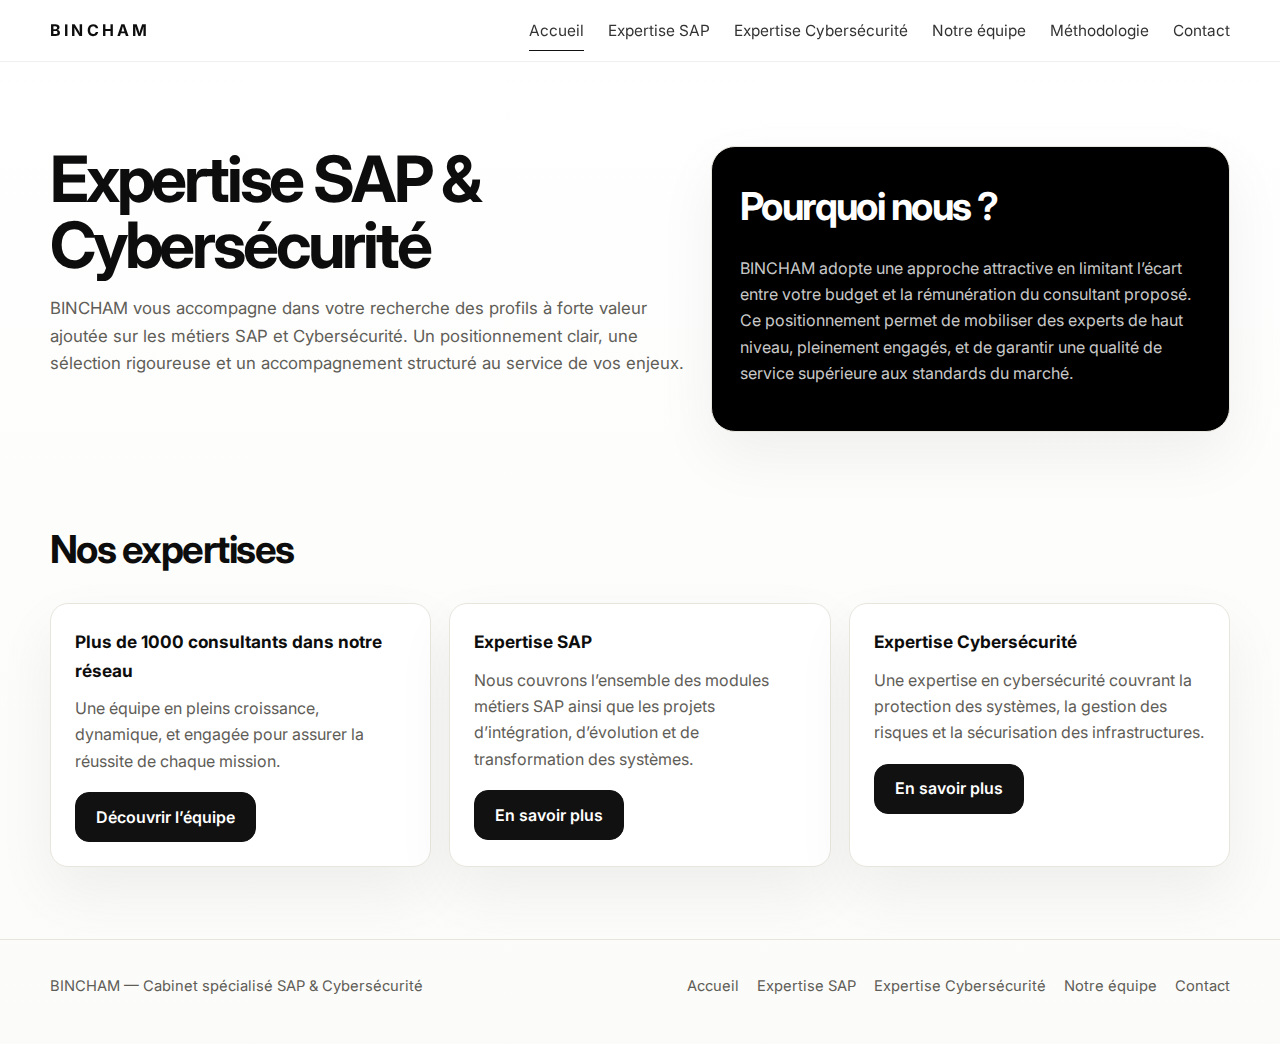
<file: index.html>
<!doctype html>
<html lang="fr">
<head>
  <meta charset="utf-8">
  <meta name="viewport" content="width=device-width, initial-scale=1">
  <title>BINCHAM — Cabinet spécialisé SAP & Cybersécurité</title>
  <meta name="description" content="BINCHAM accompagne les entreprises sur leurs besoins en expertise SAP, cybersécurité et intelligence artificielle avec une approche structurée, sélective et confidentielle.">
  <link rel="icon" href="favicon.ico">
  <link rel="preconnect" href="https://fonts.googleapis.com">
  <link rel="preconnect" href="https://fonts.gstatic.com" crossorigin>
  <link href="https://fonts.googleapis.com/css2?family=Inter:wght@400;500;600;700;800&display=swap" rel="stylesheet">
  <link rel="stylesheet" href="assets/styles.css">
</head>
<body>
  <header class="nav">
    <div class="wrap nav-inner">
      <a class="brand" href="index.html">

        <div class="brand-text">
          <strong>BINCHAM</strong>
       
        </div>
      </a>


		
		
<button class="menu-toggle" aria-label="Ouvrir le menu">☰</button>




      <nav class="menu">
        <a class="active" href="index.html">Accueil</a>
        <a href="expertise-sap.html">Expertise SAP</a>
        <a href="expertise-cybersecurite.html">Expertise Cybersécurité</a>
        <a href="equipe.html">Notre équipe</a>
        <a href="methodologie.html">Méthodologie</a>
        <a href="contact.html">Contact</a>
      </nav>
    </div>
  </header>

  <main>
    <section class="hero">
      <div class="wrap hero-grid">
        <div>
       
          <h1>Expertise SAP & Cybersécurité</h1>
	
	
		  
		  
          <p class="lead">BINCHAM vous accompagne dans votre recherche des profils à forte valeur ajoutée sur les métiers SAP et Cybersécurité. Un positionnement clair, une sélection rigoureuse et un accompagnement structuré au service de vos enjeux.</p>
         
        
        </div>




		
        <aside class="panel panel-why">
		  <h2>Pourquoi nous ?</h2>
         
          <p>BINCHAM adopte une approche attractive en limitant l’écart entre votre budget et la rémunération du consultant proposé.
Ce positionnement permet de mobiliser des experts de haut niveau, pleinement engagés, et de garantir une qualité de service supérieure aux standards du marché.</p>
         
       
        </aside>
      </div>
    </section>

    <section class="section">
      <div class="wrap">
        <div class="section-head">
          <h2>Nos expertises</h2>
         
        </div>
        <div class="page-links">

        <article class="intro-card">
            <h3>Plus de 1000 consultants dans notre réseau</h3>
            <p>Une équipe en pleins croissance, dynamique, et engagée pour assurer la réussite de chaque mission.</p>
            <div class="hero-actions" style="margin-top:18px;margin-bottom:0"><a class="btn btn-primary" href="equipe.html">Découvrir l’équipe</a></div>
          </article>
			
          <article class="intro-card">
            <h3>Expertise SAP</h3>
            <p>Nous couvrons l’ensemble des modules métiers SAP ainsi que les projets d’intégration, d’évolution et de transformation des systèmes.</p>
            <div class="hero-actions" style="margin-top:18px;margin-bottom:0"><a class="btn btn-primary" href="expertise-sap.html">En savoir plus</a></div>
          </article>
          <article class="intro-card">
            <h3>Expertise Cybersécurité</h3>
            <p>Une expertise en cybersécurité couvrant la protection des systèmes, la gestion des risques et la sécurisation des infrastructures.</p>
            <div class="hero-actions" style="margin-top:18px;margin-bottom:0"><a class="btn btn-primary" href="expertise-cybersecurite.html">En savoir plus</a></div>
          </article>
			
  
			
        </div>
      </div>
    </section>


  </main>

  <footer class="footer">
    <div class="wrap footer-grid">
      <div>BINCHAM — Cabinet spécialisé SAP & Cybersécurité </div>
      <div class="small-nav">
        <a href="index.html">Accueil</a>
        <a href="expertise-sap.html">Expertise SAP</a>
        <a href="expertise-cybersecurite.html">Expertise Cybersécurité</a>
        <a href="equipe.html">Notre équipe</a>
        <a href="contact.html">Contact</a>
      </div>
    </div>
  </footer>
</body>
</html>
</file>
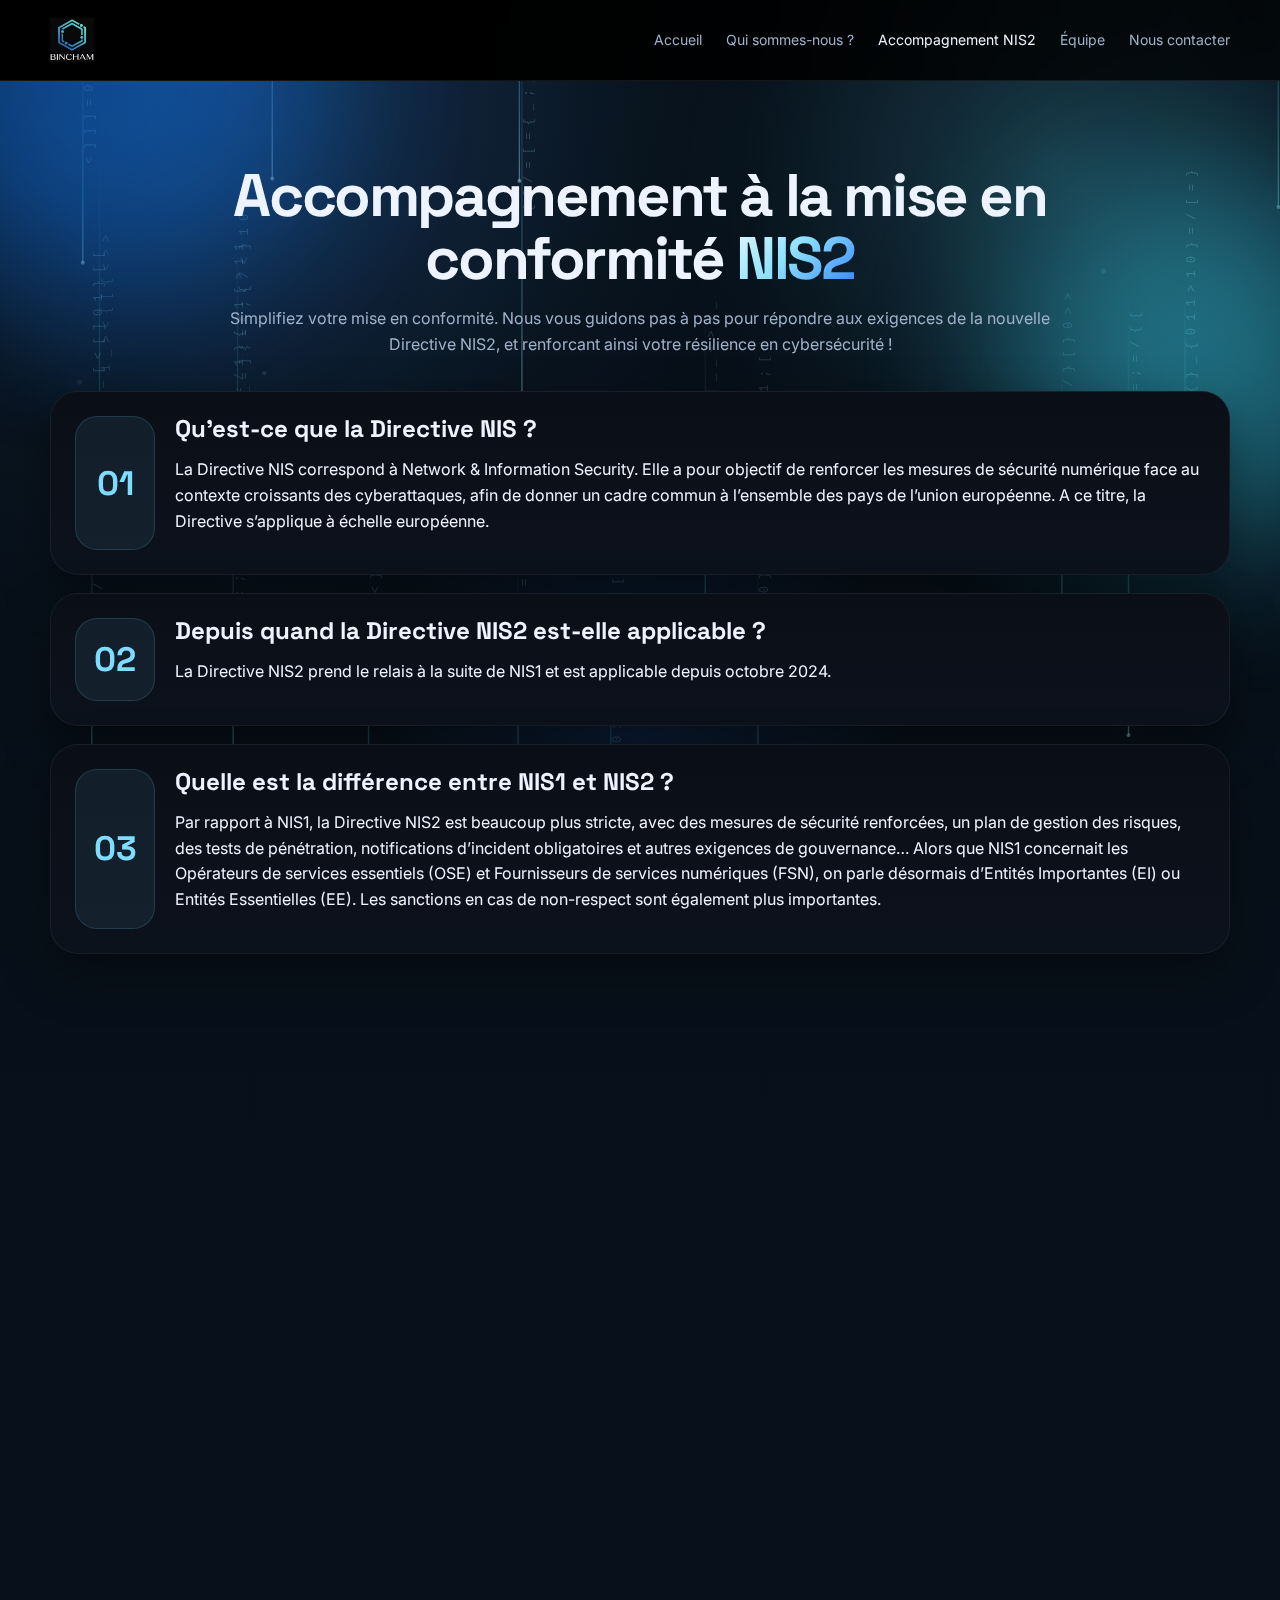
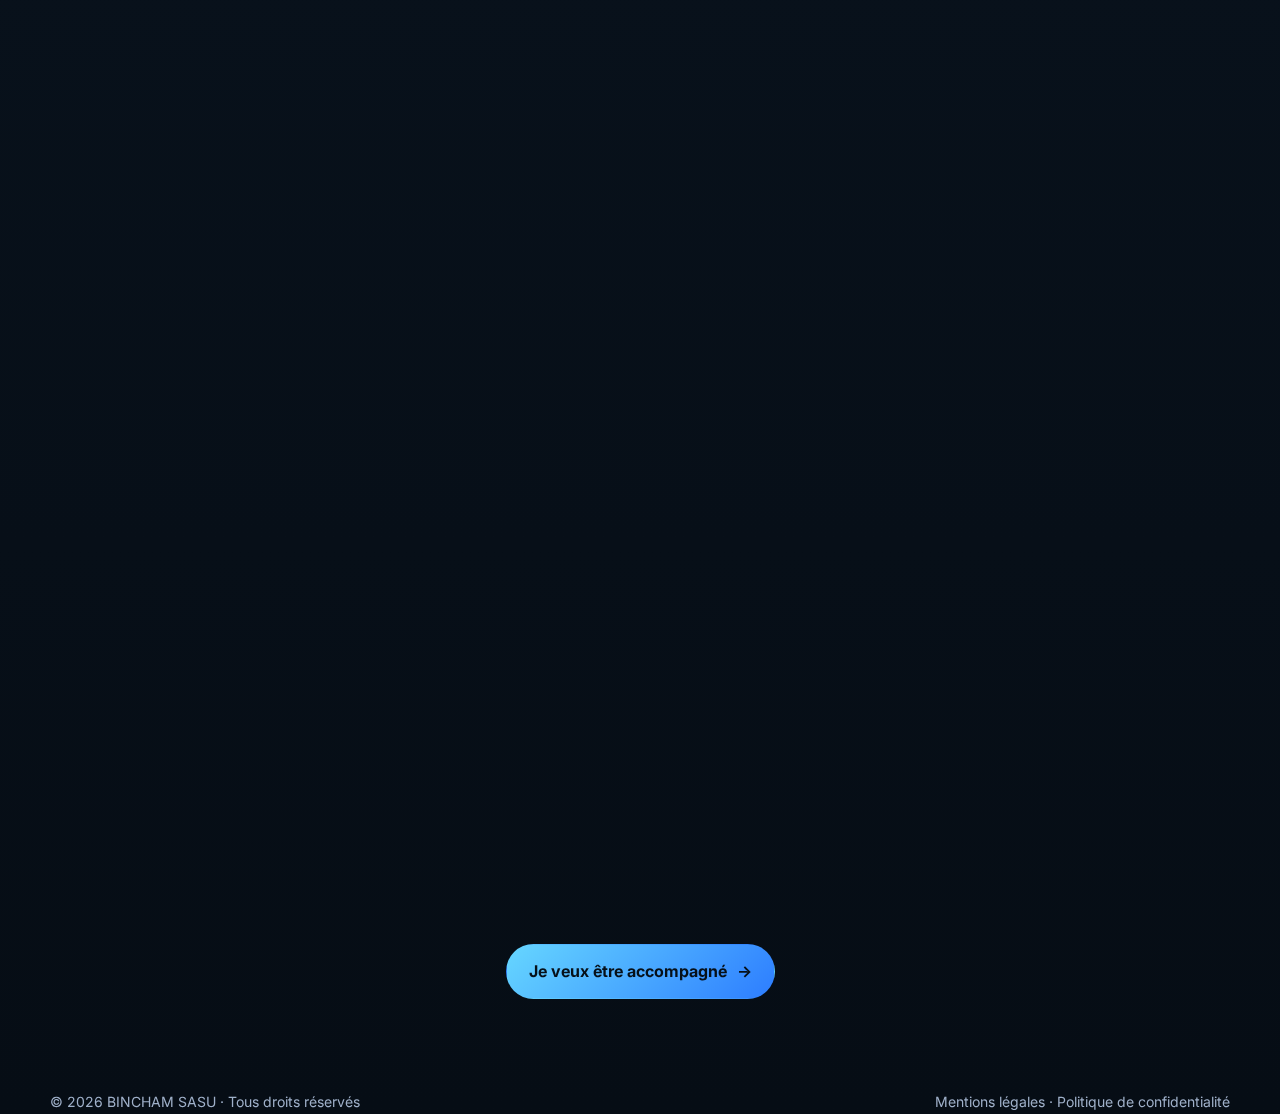
<file: accompagnement-nis2.html>
<!DOCTYPE html>
<html lang="fr">
<head>
  <meta charset="UTF-8">
  <meta name="viewport" content="width=device-width, initial-scale=1.0">
  <title>Accompagnement NIS2 — BINCHAM</title>
  <meta name="description" content="BINCHAM accompagne les PME et ETI dans leur mise en conformité NIS2 : diagnostic, plan d'action, déploiement et audit.">
  <link rel="preconnect" href="https://fonts.googleapis.com">
  <link rel="preconnect" href="https://fonts.gstatic.com" crossorigin>
  <link href="https://fonts.googleapis.com/css2?family=Inter:wght@400;500;600;700&family=Space+Grotesk:wght@500;600;700;800&display=swap" rel="stylesheet">
  <link rel="stylesheet" href="BINCHAM-assets/styles.css">
  <link rel="icon" href="BINCHAM-assets/favicon.svg" type="image/svg+xml">
</head>
<body>
  <div class="bg-lights"></div>

  <header class="nav">
    <div class="wrap nav-inner">
      <a class="brand" href="index.html"><img src="BINCHAM-assets/bincham.png" alt="BINCHAM"></a>
      <nav class="menu" aria-label="Principale">
        <a href="index.html">Accueil</a>
        <a href="qui-sommes-nous.html">Qui sommes-nous ?</a>
        <a href="accompagnement-nis2.html" class="active">Accompagnement NIS2</a>

        <a href="equipe.html">Équipe</a>
                <a href="contact.html" >Nous contacter</a>
      </nav>
      <button class="burger" aria-label="Menu" type="button"><span></span><span></span><span></span></button>
    </div>
  </header>

  <div class="mobile-menu" aria-hidden="true">
    <div class="mobile-menu-inner">
      <a href="index.html">Accueil</a>
	        <a href="qui-sommes-nous.html">Qui sommes-nous ?</a>
      <a href="accompagnement-nis2.html">Accompagnement NIS2</a>

      <a href="equipe.html">Équipe</a>
            <a href="contact.html" >Nous contacter</a>
    </div>
  </div>





  <main>


    <section>
      <div class="wrap">
        <div class="section-title">
      
          <h1>Accompagnement à la mise en conformité <span class="gradient">NIS2</span></h1>
          <p>Simplifiez votre mise en conformité. Nous vous guidons pas à pas pour répondre aux exigences de la nouvelle Directive NIS2, et renforcant ainsi votre résilience en cybersécurité ! </p>
        </div>

        <div class="stepper">
          <div class="step">
            <div class="step-num">01</div>
            <div>
              <h3>Qu’est-ce que la Directive NIS ?</h3>
              <p>La Directive NIS correspond à Network & Information Security.
Elle a pour objectif de renforcer les mesures de sécurité numérique face au contexte croissants des cyberattaques, afin de donner un cadre commun à l’ensemble des pays de l’union européenne. A ce titre, la Directive s’applique à échelle européenne.</p>
            </div>
          </div>

          <div class="step">
            <div class="step-num">02</div>
            <div>
              <h3>Depuis quand la Directive NIS2 est-elle applicable ?</h3>
              <p>La Directive NIS2 prend le relais à la suite de NIS1 et est applicable depuis octobre 2024.</p>
            </div>
          </div>

          <div class="step">
            <div class="step-num">03</div>
            <div>
              <h3>Quelle est la différence entre NIS1 et NIS2 ?</h3>
              <p>Par rapport à NIS1, la Directive NIS2 est beaucoup plus stricte, avec des mesures de sécurité renforcées, un plan de gestion des risques, des tests de pénétration, notifications d’incident obligatoires et autres exigences de gouvernance…

Alors que NIS1 concernait les Opérateurs de services essentiels (OSE) et Fournisseurs de services numériques (FSN), on parle désormais d’Entités Importantes (EI) ou Entités Essentielles (EE).

Les sanctions en cas de non-respect sont également plus importantes. </p>
            </div>
          </div>

          <div class="step">
            <div class="step-num">04</div>
            <div>
              <h3>Quelles organisations sont concernées par NIS2 ?</h3>
              <p>NIS 2 s’applique aux entités considérées comme essentielles (EE) et importantes (EI). Elle concerne donc des milliers d’entreprises et organisations ainsi que leurs sous-traitants.

Voici la liste des secteurs d’activité concernés :<br><br>

→ Établissement de santé<br>
→ Administration publique<br>
→ Banque<br>
→ Transport et spatial<br>
→ Energie<br>
→ Approvisionnement en eau potable et usée<br>
→ Infrastructure numérique<br>
→ Gestion des déchets<br>
→ Industrie & chimie<br>
→ Agroalimentaire<br>
→ Télécommunication et plateforme de réseaux sociaux<br>
→ Fournisseurs de services numériques<br>
→ Services postaux<br><br>
Parmi ces différents secteurs, seules sont concernées les organisations ayant un effectif > 50 collaborateurs et/ou un chiffre d’affaires > 10 millions d’euros annuel.<br>
<br>
Quelques exceptions : prestataires de services de confiance, fournisseurs de service DNS, registres de noms de domaine de 1er niveau, fournisseurs de réseaux et télécommunication électroniques publiques ou accessibles au public, administration publique.</p>
            </div>
          </div>
		  
		  
		            <div class="step">
            <div class="step-num">05</div>
            <div>
              <h3>Comment être prêt pour NIS2 ?</h3>
              <p>
			  1. Former l’ensemble du comité exécutif afin de responsabiliser l’équipe de direction

2. Identifier l’ensemble de vos risques numériques<br>

3. Mettre en oeuvre un plan de gestion de ces risques<br>

4. Intégrer la chaîne d’approvisionnement dans votre plan de prévention<br>

5. Mettre en place des procédures précises pour être prêt en cas d’attaques</p>
            </div>
          </div>
		  
		


		            <div class="step">
            <div class="step-num">06</div>
            <div>
              <h3>Quelles sont les 3 phases de mise en conformité à l'analyse de risque ?</h3>
              <p>
			  
			  Phase 1 : Cadrage, État des lieux & Analyse de risque

Cadrage et état de lieux, appréhension du contexte, du périmètre, des objectifs et des acteurs relatifs à la mise en œuvre du SMSI.

Etablissement d'un diagnostic de maturité du corpus documentaire à disposition ainsi qu'une analyse de risque.<br><br>

Phase 2 : Mise à niveau documentaire

Identification et amélioration de la documentation jugée "non satisfaisante", étape dite de "build".

Correction, complétion et précision de la documentation pour répondre aux exigences de la réglementation NIS2.<br><br>

Phase 3 : mise en œuvre (run) du SMSI et audit (si besoin)

Mise en œuvre de la réglementation, étape dite de « run » et réalisation d'un audit à blanc, à la demande du client.

Contrôle des points suivants :<br>

• La directive est appliquée et répond à toutes les exigences réglementaires.<br>

• Les procédures sont adoptées par les équipes et adaptées à la réalité du terrain (corrélation avec le contexte et le périmètre).<br>

• L'amélioration continue de la cybersécurité est effective.<br>

• Il produit les éléments de preuve attendus par la réglementation NIS2.
			  
		  
			  
 </p>
		  
			  
			  

            </div>
          </div>




			  
			  		            <div class="step">
            <div class="step-num">07</div>
            <div>
              <h3>Quelles sont les sanctions en cas de non-respect de NIS2 ?</h3>
              <p>
			  Pour les entités essentielles (EE) : 10 millions d’euros ou 2% du CA.<br>

Pour les entités importantes (EI) : 7 millions d’euros ou 1,4% du CA.</p>
            </div>
          </div>
		
		  
		  
		  
		  
		  
        </div>

        <div class="text-center mt-40">
          <a href="contact.html" class="btn btn-primary btn-arrow">Je veux être accompagné</a>
        </div>
      </div>
    </section>
  </main>
  
  

  <footer>
    <div class="wrap">
      <div class="footer-bottom">
        <div>© 2026 BINCHAM SASU · Tous droits réservés</div>
        <div><a href="#">Mentions légales</a> · <a href="#">Politique de confidentialité</a></div>
      </div>
    </div>
  </footer>

  <script src="BINCHAM-assets/script.js"></script>
</body>
</html>
</file>
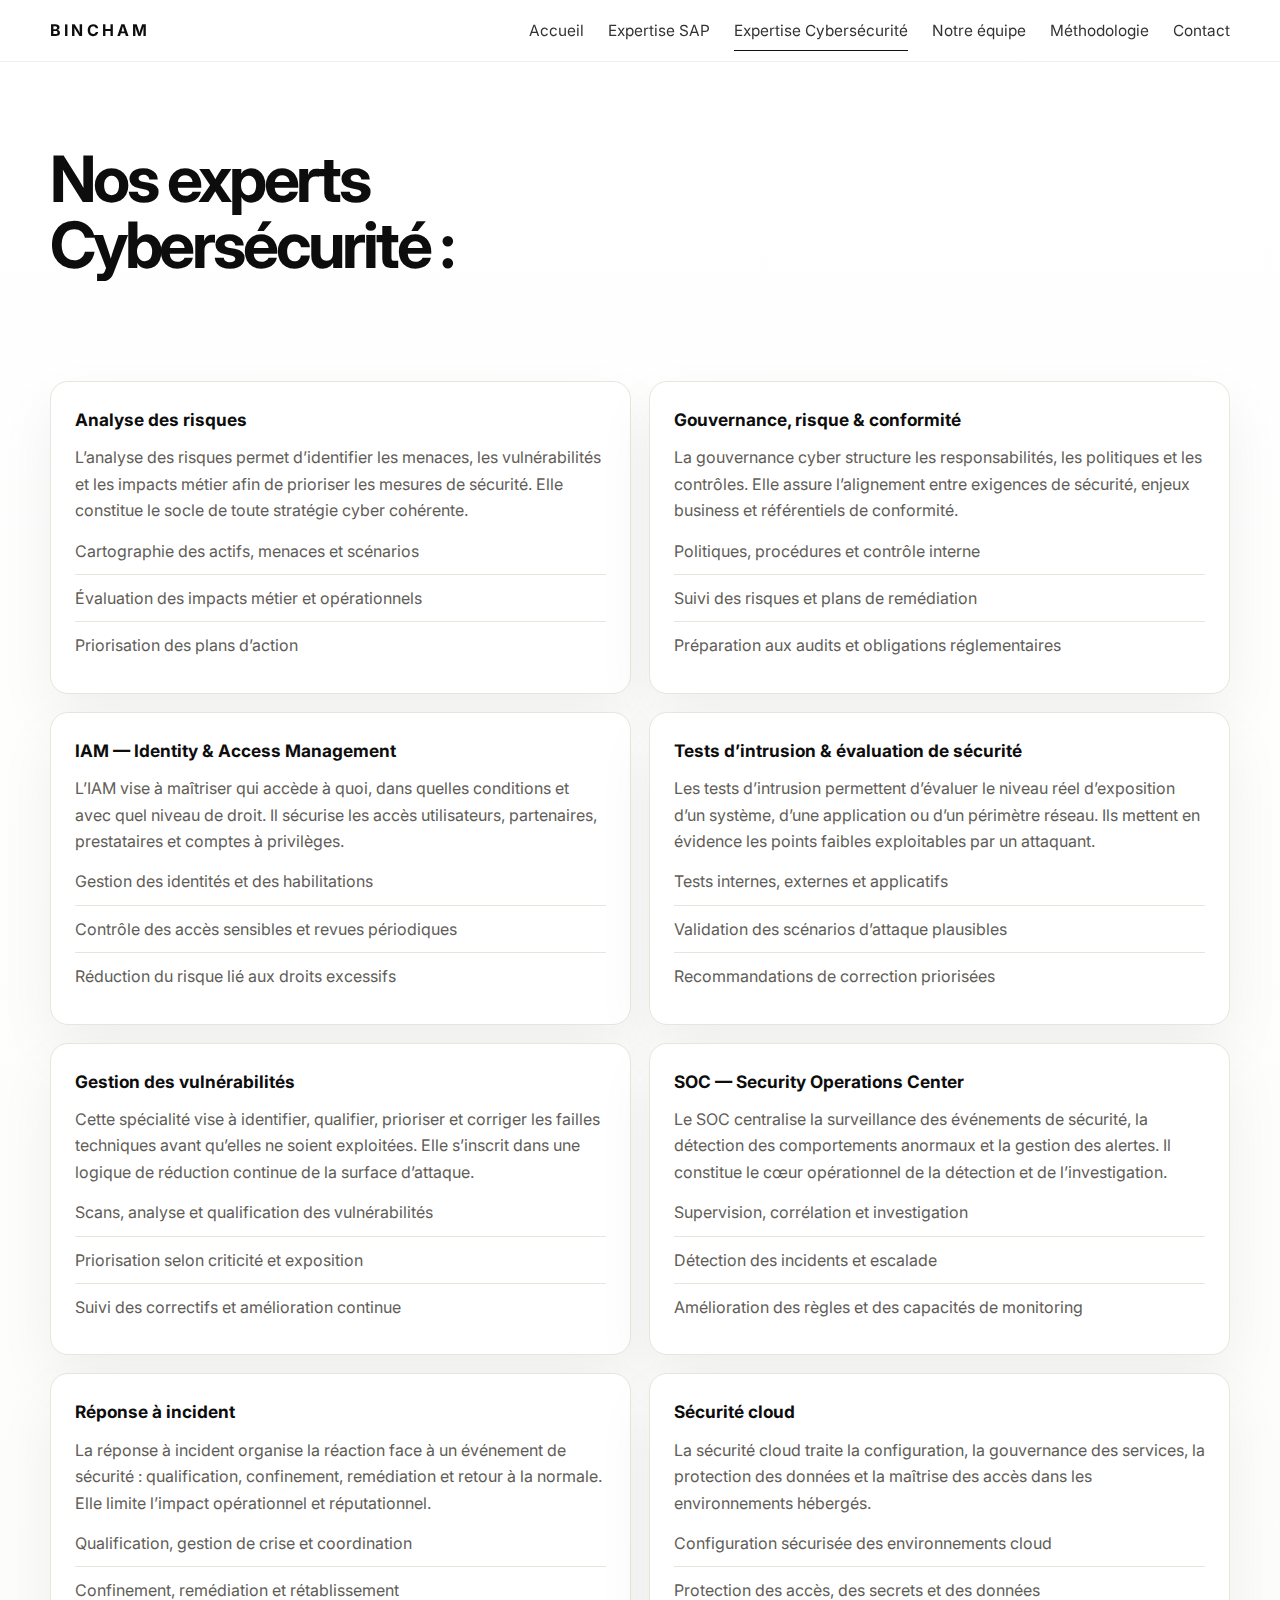
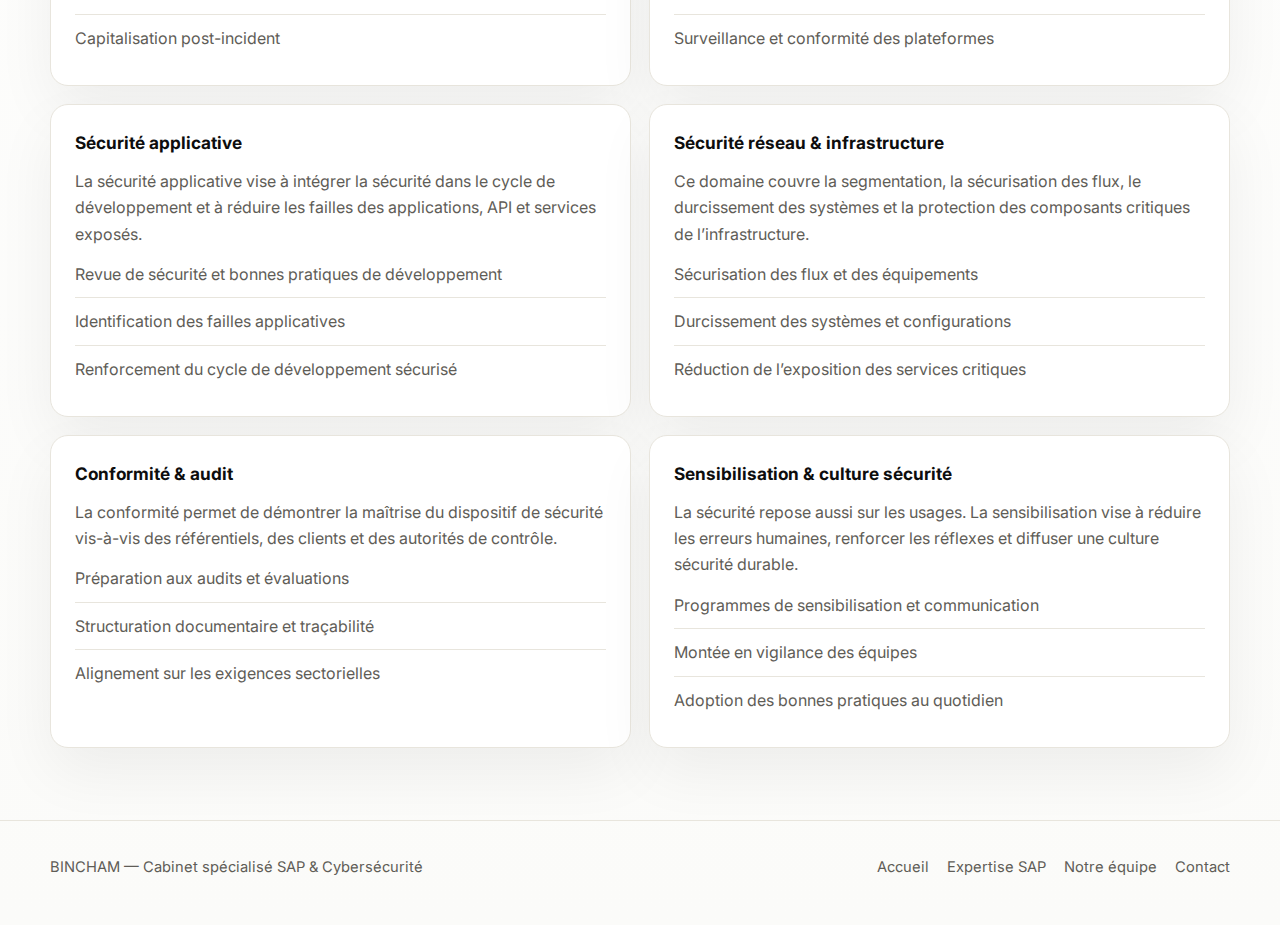
<file: expertise-cybersecurite.html>
<!doctype html>
<html lang="fr">
<head>
  <meta charset="utf-8">
  <meta name="viewport" content="width=device-width, initial-scale=1">
  <title>Expertise Cybersécurité — BINCHAM</title>
  <meta name="description" content="BINCHAM présente son expertise cybersécurité : analyse des risques, gouvernance, IAM, SOC, tests, vulnérabilités, sécurité cloud, conformité et réponse à incident.">
  <link rel="icon" href="favicon.ico">
  <link rel="preconnect" href="https://fonts.googleapis.com">
  <link rel="preconnect" href="https://fonts.gstatic.com" crossorigin>
  <link href="https://fonts.googleapis.com/css2?family=Inter:wght@400;500;600;700;800&display=swap" rel="stylesheet">
  <link rel="stylesheet" href="assets/styles.css">
</head>
<body>
  <header class="nav">
    <div class="wrap nav-inner">
      <a class="brand" href="index.html">
     
        <div class="brand-text"><strong>BINCHAM</strong></div>
      </a>
      <nav class="menu">
        <a href="index.html">Accueil</a>
        <a href="expertise-sap.html">Expertise SAP</a>
        <a class="active" href="expertise-cybersecurite.html">Expertise Cybersécurité</a>
        <a href="equipe.html">Notre équipe</a>
        <a href="methodologie.html">Méthodologie</a>
        <a href="contact.html">Contact</a>
      </nav>
    </div>
  </header>

  <main>
    <section class="hero">
      <div class="wrap">
   
        <h1>Nos experts Cybersécurité :</h1>
      
      </div>
    </section>




    <section class="section">
      <div class="wrap detail-grid">
        <article class="detail-card">
          <h3>Analyse des risques</h3>
          <p>L’analyse des risques permet d’identifier les menaces, les vulnérabilités et les impacts métier afin de prioriser les mesures de sécurité. Elle constitue le socle de toute stratégie cyber cohérente.</p>
          <ul>
            <li>Cartographie des actifs, menaces et scénarios</li>
            <li>Évaluation des impacts métier et opérationnels</li>
            <li>Priorisation des plans d’action</li>
          </ul>
        </article>

        <article class="detail-card">
          <h3>Gouvernance, risque & conformité</h3>
          <p>La gouvernance cyber structure les responsabilités, les politiques et les contrôles. Elle assure l’alignement entre exigences de sécurité, enjeux business et référentiels de conformité.</p>
          <ul>
            <li>Politiques, procédures et contrôle interne</li>
            <li>Suivi des risques et plans de remédiation</li>
            <li>Préparation aux audits et obligations réglementaires</li>
          </ul>
        </article>

        <article class="detail-card">
          <h3>IAM — Identity & Access Management</h3>
          <p>L’IAM vise à maîtriser qui accède à quoi, dans quelles conditions et avec quel niveau de droit. Il sécurise les accès utilisateurs, partenaires, prestataires et comptes à privilèges.</p>
          <ul>
            <li>Gestion des identités et des habilitations</li>
            <li>Contrôle des accès sensibles et revues périodiques</li>
            <li>Réduction du risque lié aux droits excessifs</li>
          </ul>
        </article>

        <article class="detail-card">
          <h3>Tests d’intrusion & évaluation de sécurité</h3>
          <p>Les tests d’intrusion permettent d’évaluer le niveau réel d’exposition d’un système, d’une application ou d’un périmètre réseau. Ils mettent en évidence les points faibles exploitables par un attaquant.</p>
          <ul>
            <li>Tests internes, externes et applicatifs</li>
            <li>Validation des scénarios d’attaque plausibles</li>
            <li>Recommandations de correction priorisées</li>
          </ul>
        </article>

        <article class="detail-card">
          <h3>Gestion des vulnérabilités</h3>
          <p>Cette spécialité vise à identifier, qualifier, prioriser et corriger les failles techniques avant qu’elles ne soient exploitées. Elle s’inscrit dans une logique de réduction continue de la surface d’attaque.</p>
          <ul>
            <li>Scans, analyse et qualification des vulnérabilités</li>
            <li>Priorisation selon criticité et exposition</li>
            <li>Suivi des correctifs et amélioration continue</li>
          </ul>
        </article>

        <article class="detail-card">
          <h3>SOC — Security Operations Center</h3>
          <p>Le SOC centralise la surveillance des événements de sécurité, la détection des comportements anormaux et la gestion des alertes. Il constitue le cœur opérationnel de la détection et de l’investigation.</p>
          <ul>
            <li>Supervision, corrélation et investigation</li>
            <li>Détection des incidents et escalade</li>
            <li>Amélioration des règles et des capacités de monitoring</li>
          </ul>
        </article>

        <article class="detail-card">
          <h3>Réponse à incident</h3>
          <p>La réponse à incident organise la réaction face à un événement de sécurité : qualification, confinement, remédiation et retour à la normale. Elle limite l’impact opérationnel et réputationnel.</p>
          <ul>
            <li>Qualification, gestion de crise et coordination</li>
            <li>Confinement, remédiation et rétablissement</li>
            <li>Capitalisation post-incident</li>
          </ul>
        </article>

        <article class="detail-card">
          <h3>Sécurité cloud</h3>
          <p>La sécurité cloud traite la configuration, la gouvernance des services, la protection des données et la maîtrise des accès dans les environnements hébergés.</p>
          <ul>
            <li>Configuration sécurisée des environnements cloud</li>
            <li>Protection des accès, des secrets et des données</li>
            <li>Surveillance et conformité des plateformes</li>
          </ul>
        </article>

        <article class="detail-card">
          <h3>Sécurité applicative</h3>
          <p>La sécurité applicative vise à intégrer la sécurité dans le cycle de développement et à réduire les failles des applications, API et services exposés.</p>
          <ul>
            <li>Revue de sécurité et bonnes pratiques de développement</li>
            <li>Identification des failles applicatives</li>
            <li>Renforcement du cycle de développement sécurisé</li>
          </ul>
        </article>

        <article class="detail-card">
          <h3>Sécurité réseau & infrastructure</h3>
          <p>Ce domaine couvre la segmentation, la sécurisation des flux, le durcissement des systèmes et la protection des composants critiques de l’infrastructure.</p>
          <ul>
            <li>Sécurisation des flux et des équipements</li>
            <li>Durcissement des systèmes et configurations</li>
            <li>Réduction de l’exposition des services critiques</li>
          </ul>
        </article>

        <article class="detail-card">
          <h3>Conformité & audit</h3>
          <p>La conformité permet de démontrer la maîtrise du dispositif de sécurité vis-à-vis des référentiels, des clients et des autorités de contrôle.</p>
          <ul>
            <li>Préparation aux audits et évaluations</li>
            <li>Structuration documentaire et traçabilité</li>
            <li>Alignement sur les exigences sectorielles</li>
          </ul>
        </article>

        <article class="detail-card">
          <h3>Sensibilisation & culture sécurité</h3>
          <p>La sécurité repose aussi sur les usages. La sensibilisation vise à réduire les erreurs humaines, renforcer les réflexes et diffuser une culture sécurité durable.</p>
          <ul>
            <li>Programmes de sensibilisation et communication</li>
            <li>Montée en vigilance des équipes</li>
            <li>Adoption des bonnes pratiques au quotidien</li>
          </ul>
        </article>
      </div>
    </section>

   
  </main>

  <footer class="footer">
    <div class="wrap footer-grid">
      <div>BINCHAM — Cabinet spécialisé SAP & Cybersécurité </div>
      <div class="small-nav"><a href="index.html">Accueil</a><a href="expertise-sap.html">Expertise SAP</a><a href="equipe.html">Notre équipe</a><a href="contact.html">Contact</a></div>
    </div>
  </footer>
</body>
</html>
</file>
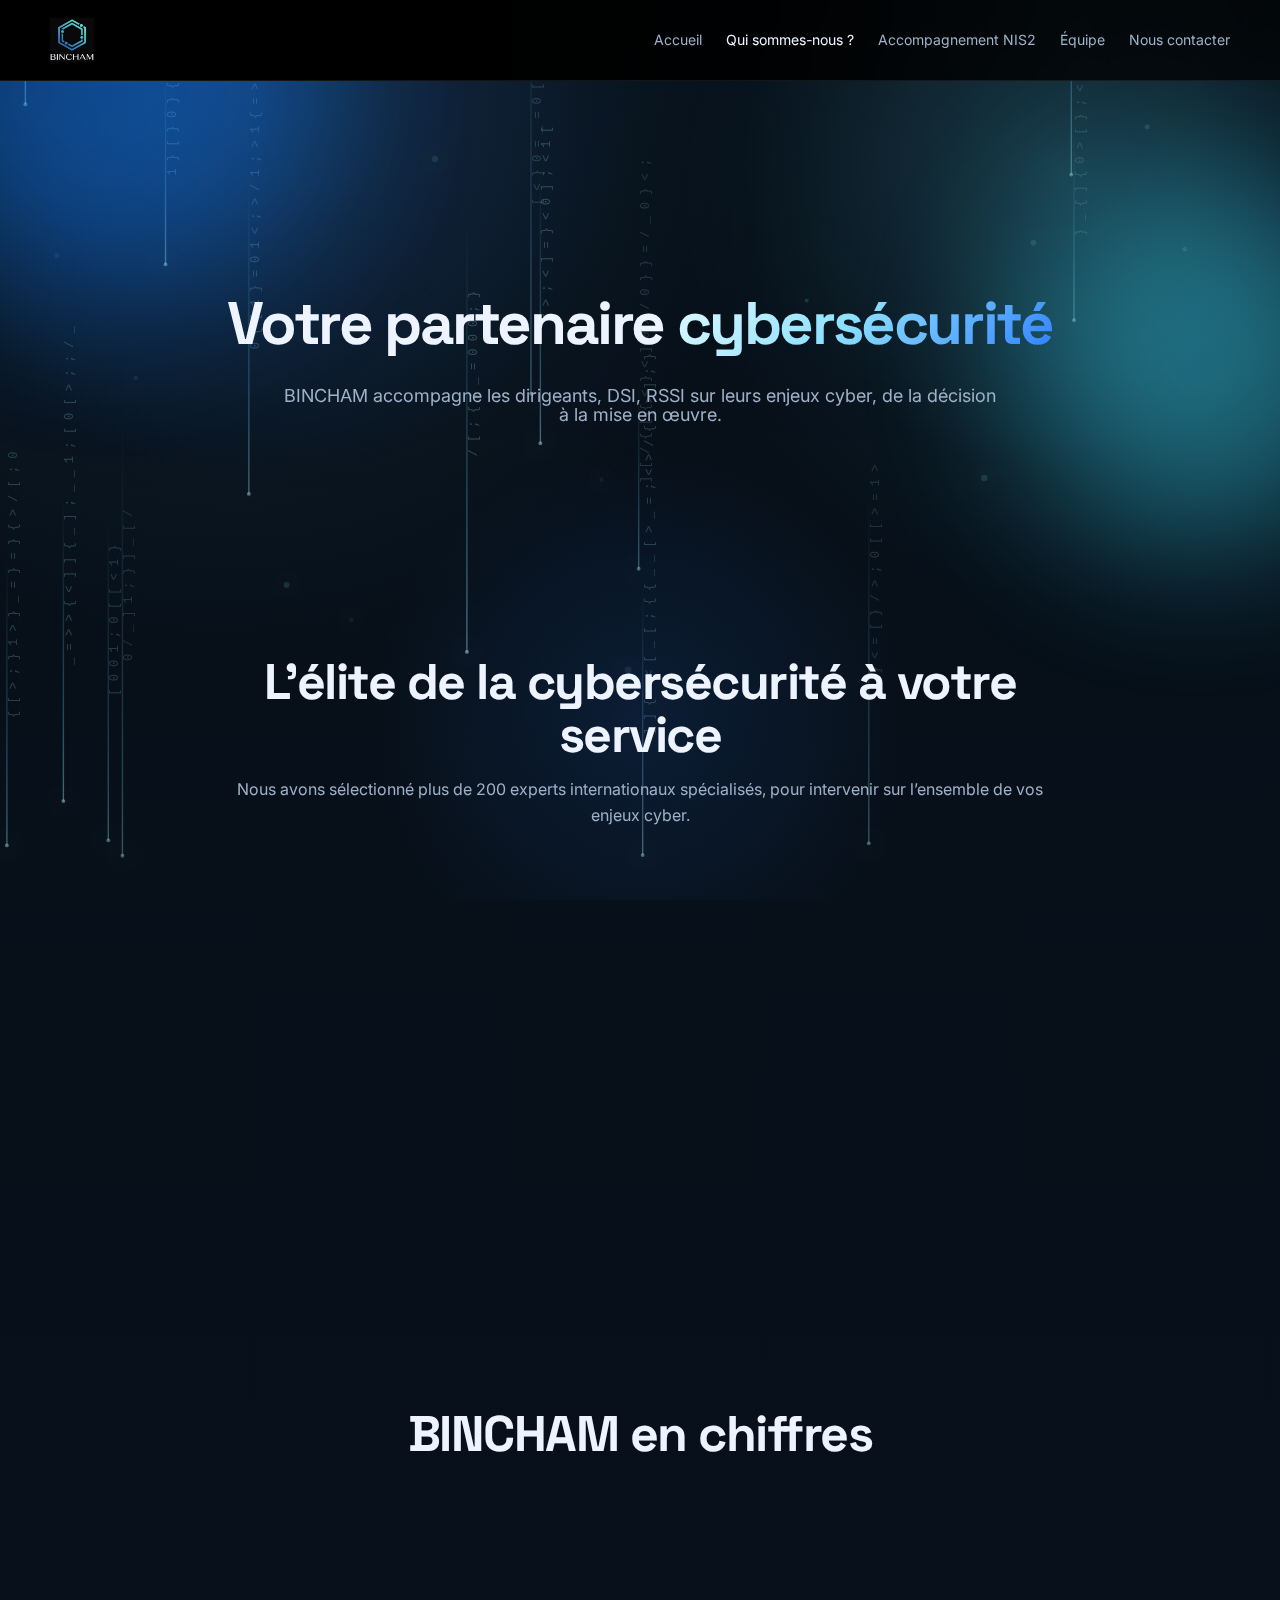
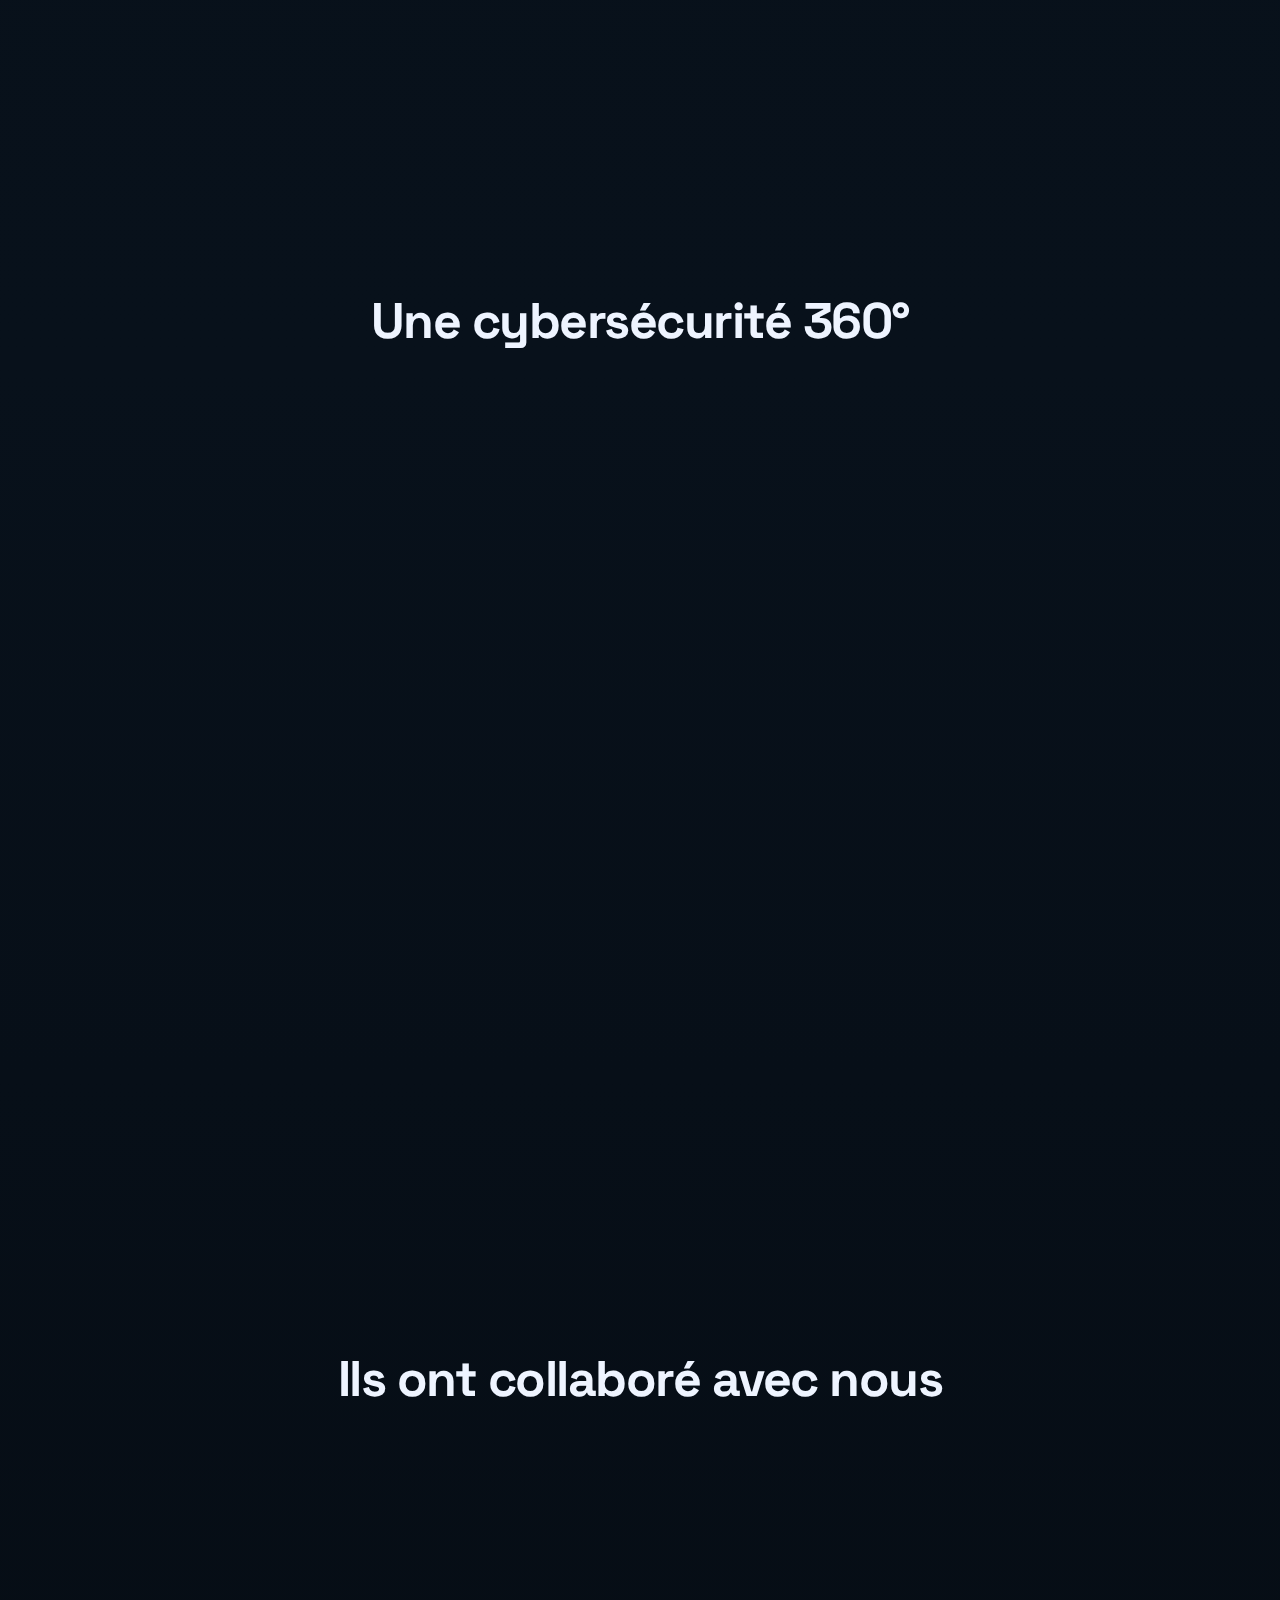
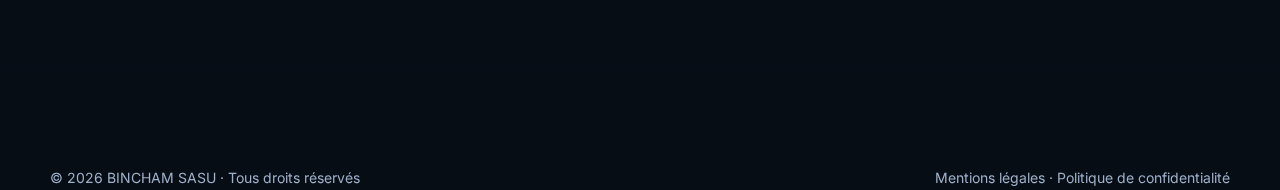
<file: qui-sommes-nous.html>
<!DOCTYPE html>
<html lang="fr">
<head>
  <meta charset="UTF-8">
  <meta name="viewport" content="width=device-width, initial-scale=1.0">
  <title>BINCHAM — Qui sommes-nous ?</title>
  <meta name="description" content="Découvrez BINCHAM : un cabinet de cybersécurité premium, structuré comme un partenaire de direction pour les PME, ETI et grands comptes.">
  <link rel="preconnect" href="https://fonts.googleapis.com">
  <link rel="preconnect" href="https://fonts.gstatic.com" crossorigin>
  <link href="https://fonts.googleapis.com/css2?family=Inter:wght@400;500;600;700&family=Space+Grotesk:wght@500;600;700;800&display=swap" rel="stylesheet">
  <link rel="stylesheet" href="BINCHAM-assets/styles.css">
  <link rel="icon" href="BINCHAM-assets/favicon.svg" type="image/svg+xml">
</head>
<body>
  <div class="bg-lights"></div>
  <header class="nav">
    <div class="wrap nav-inner">
      <a class="brand" href="index.html"><img src="BINCHAM-assets/bincham.png" alt="BINCHAM"></a>
      <nav class="menu" aria-label="Principale">
        <a href="index.html">Accueil</a>
		       <a href="qui-sommes-nous.html" class="active">Qui sommes-nous ?</a>
        <a href="accompagnement-nis2.html">Accompagnement NIS2</a>
 
        <a href="equipe.html">Équipe</a>
                <a href="contact.html" >Nous contacter</a>
      </nav>
      <button class="burger" aria-label="Menu" type="button"><span></span><span></span><span></span></button>
    </div>
  </header>

  <div class="mobile-menu" aria-hidden="true">
    <div class="mobile-menu-inner">
      <a href="index.html">Accueil</a>
	        <a href="qui-sommes-nous.html">Qui sommes-nous</a>
      <a href="accompagnement-nis2.html">Accompagnement NIS2</a>

      <a href="equipe.html">Équipe</a>
            <a href="contact.html" >Nous contacter</a>
    </div>
  </div>

  <main> 
    <section class="hero hero-compact">
      <div class="wrap">
        <br><br><br><br><br><h1>Votre partenaire <span class="gradient">cybersécurité</span></h1> <br>
        <p class="lead">BINCHAM accompagne les dirigeants, DSI, RSSI sur leurs enjeux cyber, de la décision à la mise en œuvre.</p>
      </div>
    </section><br><br><br><br><br><br><br>

    <section class="section-tight">
      <div class="wrap">
        <div class="section-title text-left narrow">
 
          <h2>L'élite de la cybersécurité à votre service</h2>
          <p> Nous avons sélectionné plus de 200 experts internationaux spécialisés, pour intervenir sur l’ensemble de vos enjeux cyber.</p>
        </div>
        <div class="insight-grid">
          <article class="insight-card">
            <span class="kicker">Environnement</span>
            <h3>Notre positionnement :</h3>
            <p>Dans un contexte de menaces accrues et d’exigences réglementaires renforcées, nous intervenons comme un partenaire structurant en cybersécurité.</p>
          </article>
          <article class="insight-card">
            <span class="kicker">Stratégie</span>
            <h3>Notre couverture cyber : </h3>
            <p> Depuis notre création, nous avons étendu notre périmètre d’intervention pour couvrir l’ensemble des enjeux cybersécurité.</p>
          </article>
          <article class="insight-card">
            <span class="kicker">Confiance</span>
            <h3>Notre différence : </h3>
            <p>Nous sélectionnons les meilleurs experts, capables d’intervenir du cadrage à l’opérationnel. Nos équipes allient compréhension de vos enjeux, maîtrise technique à jours avec les dernières évolutions, et capacité à produire vos livrables avec un haut niveau d'exigeance.</p>
          </article>
        </div>
      </div>
    </section>

<br><br><br><br><br><br>


    <section class="section-tight">
      <div class="wrap">
        <div class="section-title">
   
          <h2>BINCHAM en chiffres</h2>
        </div>
        <div class="stats">
          <div class="stat">
            <div class="stat-num" data-target="200" data-suffix="+">0</div>
            <div class="stat-label">Experts cyber certifiés</div>
          </div>
          <div class="stat">
            <div class="stat-num" data-target="24" data-suffix="/7">0</div>
            <div class="stat-label">SOC & réponse incident</div>
          </div>
          <div class="stat">
            <div class="stat-num" data-target="5" data-suffix="+">0</div>
            <div class="stat-label">Clients</div>
          </div>
        </div>
      </div>
    </section>
	
	
	<br><br><br><br><br><br><br>
	
	

    <section>
      <div class="wrap">
        <div class="section-title text-left narrow">
          <h2>Une cybersécurité 360°</h2>
        </div>
        <div class="cards-grid">
          <article class="card">
   
            <span class="card-count">25+</span>
            <span class="card-count-label">Experts</span>
            <h3>Gouvernance cyber</h3>
            <p>Audit et diagnostique de maturité, analyse des risques cyber, stratégie et gouvernance, conformité et référentiels internationaux</p>
          </article>
          <article class="card">

            <span class="card-count">60+</span>
            <span class="card-count-label">Experts</span>
            <h3>Sécurité défensive</h3>
            <p>CyberSoc 27/7, détection et réponse aux incidents, intégration de dispositifs de sécurité avancés, sécurité mesurable et gouvernée </p>
          </article>
          <article class="card">
 
            <span class="card-count">40+</span>
            <span class="card-count-label">Experts</span>
            <h3>Sécurité offensive</h3>
            <p>Tests d'intrusion (penetration testing), audits techniques, red team & purple team, sécurité offensive maitrisée</p>
          </article>
          <article class="card">
      
            <span class="card-count">50+</span>
            <span class="card-count-label">Experts</span>
            <h3>Sécurité des infrastructures et des données</h3>
            <p>Sécurité des environnements Cloud & Hybrides, gestion des identités et des accès (IAM/PAM), protection des données, intégration des solutions de sécurité, architectures de sécurité adaptées aux organisations</p>
          </article>
          <article class="card">
    
            <span class="card-count">10+</span>
            <span class="card-count-label">Experts</span>
            <h3>IA & Cyber</h3>
            <p>Protection des modèles IA et des agents autonomes, sécurisation des usages LLM et intégration contrôlée de l’IA dans les dispositifs de surveillance et de réponse.</p>
          </article>
          <article class="card">

            <span class="card-count">20+</span>
            <span class="card-count-label">Experts</span>
            <h3>Formation & Sensibilisation</h3>
            <p>Sensibilisation à la cybersécurité, formations techniques, formations adaptés aux organisations</p>
          </article>
        </div>
      </div>
    </section>


<br><br><br><br><br><br><br>


    <section id="references" class="section-tight">
      <div class="wrap">
        <div class="section-title text-left narrow">

          <h2>Ils ont collaboré avec nous</h2>
    
        </div>
        <div class="logos">
          <div class="logo-item">AIRBUS</div>
          <div class="logo-item">INFOTEL</div>
          <div class="logo-item">DAVRICOURT</div>
          <div class="logo-item">CREDIT AGRICOLE</div>
          <div class="logo-item">SOCIETE GENERALE</div>
          <div class="logo-item">THALES</div>
        </div>


<br><br><br><br><br><br><br>


      </div>
    </section>




  <footer>
    <div class="wrap">
      <div class="footer-bottom">
        <div>© 2026 BINCHAM SASU ·  Tous droits réservés</div>
        <div><a href="#">Mentions légales</a> · <a href="#">Politique de confidentialité</a></div>
      </div>
    </div>
  </footer>

  <script src="BINCHAM-assets/script.js"></script>
</body>
</html>
</file>
<file: assets/styles.css>
:root{
  --bg:#ffffff;
  --bg-soft:#f7f7f5;
  --panel:#ffffff;
  --panel-soft:#fbfbf9;
  --text:#0d0d0d;
  --muted:#5f5d57;
  --line:#e8e5dd;
  --line-strong:#d8d3c7;
  --accent:#111111;
  --shadow:0 24px 60px rgba(0,0,0,.06);
  --radius:24px;
  --radius-sm:18px;
  --wrap:1180px;
}
*{box-sizing:border-box}
html{scroll-behavior:smooth}
body{
  margin:0;
  font-family:Inter,system-ui,-apple-system,Segoe UI,Roboto,Arial,sans-serif;
  color:var(--text);
  background:linear-gradient(180deg,#fff 0%,#fbfbf9 100%);
  line-height:1.65;
}
a{text-decoration:none;color:inherit}
img{display:block;max-width:100%}
.wrap{width:min(var(--wrap),calc(100% - 40px));margin:0 auto}
.nav{
  position:sticky;top:0;z-index:50;
  background:rgba(255,255,255,.92);
  backdrop-filter:blur(14px);
  border-bottom:1px solid rgba(0,0,0,.06);
}
.nav-inner{display:flex;align-items:center;justify-content:space-between;gap:28px;padding:18px 0}
.brand{display:flex;align-items:center;gap:14px;min-width:0}
.brand img{width:58px;height:58px;object-fit:contain;border-radius:14px;background:#f2f2f0;padding:6px;border:1px solid var(--line)}
.brand-text{display:flex;flex-direction:column;line-height:1.05}
.brand-text strong{font-size:1rem;letter-spacing:.2em;font-weight:700}
.brand-text span{font-size:.72rem;color:var(--muted);letter-spacing:.08em;text-transform:uppercase;margin-top:6px}
.menu{display:flex;align-items:center;gap:24px;font-size:.96rem;color:#333;flex-wrap:wrap;justify-content:flex-end}
.menu a{position:relative}
.menu a:after{content:"";position:absolute;left:0;bottom:-8px;width:0;height:1px;background:#111;transition:.25s}
.menu a:hover:after,.menu a.active:after{width:100%}
.btn{
  display:inline-flex;align-items:center;justify-content:center;gap:10px;
  min-height:50px;padding:0 20px;border-radius:14px;border:1px solid var(--line-strong);
  background:#fff;font-weight:600;transition:.2s ease;cursor:pointer;
}
.btn:hover{transform:translateY(-1px);box-shadow:var(--shadow)}
.btn-primary{background:#111;color:#fff;border-color:#111}
.btn-secondary{background:var(--panel-soft)}
.hero{padding:84px 0 44px}
.hero-grid{display:grid;grid-template-columns:1.1fr .9fr;gap:26px;align-items:stretch}
.kicker{display:inline-flex;align-items:center;gap:10px;border:1px solid var(--line);background:#fff;padding:10px 14px;border-radius:999px;font-size:.84rem;color:#444;margin-bottom:18px}
h1{margin:0 0 18px;font-size:clamp(2.5rem,5vw,4.8rem);line-height:1.02;letter-spacing:-.05em;max-width:12ch}
h2{margin:0;font-size:clamp(1.8rem,3vw,3rem);letter-spacing:-.04em}
.lead{font-size:1.05rem;color:var(--muted);max-width:64ch;margin:0 0 28px}
.hero-actions{display:flex;gap:12px;flex-wrap:wrap;margin-bottom:28px}
.stats{display:grid;grid-template-columns:repeat(3,1fr);gap:14px}
.stat,.panel,.card,.quote,.team-card,.step,.contact-box,.mini-card,.detail-card,.profile-card,.service-card,.intro-card{
  background:var(--panel);border:1px solid var(--line);border-radius:var(--radius-sm);box-shadow:var(--shadow)
}
.stat{padding:20px}
.stat strong{display:block;font-size:1.8rem;letter-spacing:-.05em;margin-bottom:6px}
.stat span{color:var(--muted);font-size:.92rem}
.panel{padding:28px;border-radius:var(--radius);background:linear-gradient(180deg,#fff 0%,#fcfcfa 100%)}
.panel p,.section-intro{color:var(--muted)}
.pill-row{display:flex;flex-wrap:wrap;gap:10px;margin-top:16px}
.pill{padding:9px 12px;border-radius:999px;background:#f4f4f2;border:1px solid var(--line);font-size:.88rem;font-weight:600;color:#333}
.section{padding:42px 0}
.section-head{display:flex;align-items:end;justify-content:space-between;gap:20px;margin-bottom:22px}
.section-head p{max-width:62ch;color:var(--muted);margin:0}
.grid-3{display:grid;grid-template-columns:repeat(3,1fr);gap:18px}
.grid-2{display:grid;grid-template-columns:repeat(2,1fr);gap:18px}
.card,.team-card,.quote,.contact-box,.mini-card,.step,.detail-card,.profile-card,.service-card,.intro-card{padding:24px}
.card h3,.team-card h3,.quote h3,.contact-box h3,.mini-card h3,.step h3,.detail-card h3,.profile-card h3,.service-card h3,.intro-card h3{margin:0 0 10px;font-size:1.08rem}
.card p,.team-card p,.quote p,.contact-box p,.mini-card p,.step p,.detail-card p,.profile-card p,.service-card p,.intro-card p{margin:0;color:var(--muted)}
.icon{width:46px;height:46px;border-radius:14px;border:1px solid var(--line);display:grid;place-items:center;background:#f7f7f5;font-weight:700;margin-bottom:16px}
.list{list-style:none;padding:0;margin:14px 0 0}
.list li{padding:10px 0;border-top:1px solid var(--line);color:var(--muted)}
.list li:first-child{border-top:0;padding-top:0}
.band{padding:24px 0}
.band-inner{display:grid;grid-template-columns:1.05fr .95fr;gap:18px}
.quote p{font-size:1rem;color:#222;margin-bottom:10px}
.quote span{color:var(--muted);font-size:.92rem}
.steps{display:grid;grid-template-columns:repeat(4,1fr);gap:16px}
.step .num{display:inline-flex;align-items:center;justify-content:center;width:42px;height:42px;border-radius:12px;background:#111;color:#fff;font-weight:700;margin-bottom:16px}
.contact-grid,.service-grid{display:grid;grid-template-columns:1fr 1fr;gap:18px}
.cta-strip{padding:28px;border-radius:var(--radius);border:1px solid var(--line);background:#111;color:#fff;display:flex;align-items:center;justify-content:space-between;gap:18px}
.cta-strip p{margin:0;color:rgba(255,255,255,.72)}
.page-links{display:grid;grid-template-columns:repeat(3,1fr);gap:18px}
.intro-card strong,.profile-card strong{display:block;font-size:1.25rem;letter-spacing:-.03em;margin-bottom:6px}
.profile-meta{font-size:.8rem;text-transform:uppercase;letter-spacing:.12em;color:var(--muted);margin-bottom:14px}
.profile-card p{margin-bottom:12px}
.profile-card .focus{padding-top:12px;border-top:1px solid var(--line);font-size:.94rem;color:#222}
.detail-grid{display:grid;grid-template-columns:repeat(2,1fr);gap:18px}
.detail-card ul{list-style:none;padding:0;margin:14px 0 0}
.detail-card li{padding:10px 0;border-top:1px solid var(--line);color:var(--muted)}
.detail-card li:first-child{border-top:0;padding-top:0}
.service-card .service-tag{display:inline-block;padding:8px 11px;border-radius:999px;background:#f4f4f2;border:1px solid var(--line);font-size:.8rem;font-weight:700;margin-bottom:14px}
.team-hero{display:grid;grid-template-columns:.95fr 1.05fr;gap:18px}
.profile-grid{display:grid;grid-template-columns:repeat(2,1fr);gap:18px}
.profile-card{display:grid;grid-template-columns:112px 1fr;gap:18px;align-items:start}
.profile-photo{width:112px;height:112px;border-radius:20px;overflow:hidden;border:1px solid var(--line);background:#f4f4f2;box-shadow:inset 0 1px 0 rgba(255,255,255,.9)}
.profile-photo img{width:100%;height:100%;object-fit:cover}
.profile-content{min-width:0}
.footer{padding:34px 0 46px;border-top:1px solid var(--line);margin-top:30px;color:var(--muted);font-size:.92rem}
.footer-grid{display:flex;align-items:center;justify-content:space-between;gap:18px}
.small-nav{display:flex;gap:18px;flex-wrap:wrap}
@media (max-width:980px){
  .hero-grid,.band-inner,.team-hero,.grid-3,.grid-2,.steps,.contact-grid,.stats,.page-links,.detail-grid,.service-grid,.profile-grid{grid-template-columns:1fr 1fr}
}
@media (max-width:760px){
  .menu{display:none}
  .hero{padding-top:54px}
  .hero-grid,.band-inner,.team-hero,.grid-3,.grid-2,.steps,.contact-grid,.stats,.page-links,.detail-grid,.service-grid,.profile-grid{grid-template-columns:1fr}
  .profile-card{grid-template-columns:1fr}
  .section-head,.footer-grid,.cta-strip{align-items:flex-start;flex-direction:column}
  h1{max-width:none}
  .brand-text strong{letter-spacing:.12em}
}


.panel-why{
  background:#000;
  color:#fff;
}

.panel-why p{
  color:rgba(255,255,255,0.8);
}























/* AJOUT MENU MOBILE SANS TOUCHER A L'EXISTANT */
.menu-toggle{
  display:none;
}

@media (max-width:760px){
  .nav-inner{
    position:relative;
  }

  .menu-toggle{
    display:flex;
    align-items:center;
    justify-content:center;
    width:44px;
    height:44px;
    font-size:20px;
    border-radius:12px;
    border:1px solid var(--line);
    background:#fff;
    cursor:pointer;
    z-index:60;
  }

  .menu{
    position:absolute;
    top:70px;
    left:20px;
    right:20px;
    background:#fff;
    border:1px solid var(--line);
    border-radius:18px;
    box-shadow:var(--shadow);
    padding:18px;
    flex-direction:column;
    gap:14px;
    opacity:0;
    transform:translateY(-10px);
    pointer-events:none;
    transition:.25s ease;
  }

  .menu.open{
    opacity:1;
    transform:translateY(0);
    pointer-events:auto;
  }

  .menu a{
    font-size:1rem;
    padding:6px 0;
  }
}





@media (max-width:760px){
  .menu.open{
    display:flex !important;
  }
}
</file>
<file: BINCHAM-assets/styles.css>
:root{
  --bg:#071019;
  --panel:#0d1724;
  --panel-2:#101d2d;
  --text:#eef4ff;
  --muted:#9fb0c9;
  --line:rgba(255,255,255,.08);
  --primary:#66d6ff;
  --primary-2:#2d7dff;
  --radius:28px;
  --shadow:0 24px 64px rgba(0,0,0,.28);
}

*{box-sizing:border-box}
html{scroll-behavior:smooth}

body{
  margin:0;
  padding-top:92px;
  font:400 16px/1.6 Inter,system-ui,sans-serif;
  background:linear-gradient(180deg,var(--bg),#08111b 58%,#060d15);
  color:var(--text);
  overflow-x:hidden;
}

a{color:inherit;text-decoration:none}
img{max-width:100%;display:block}

.wrap{
  width:min(1180px,calc(100% - 40px));
  margin:auto;
}

/* BACKGROUND */

.bg-lights::before,
.bg-lights::after{
  content:"";
  position:fixed;
  pointer-events:none;
  z-index:-1;
  border-radius:50%;
  filter:blur(80px);
  opacity:.42;
}

body::before{
  content:"";
  position:fixed;
  inset:0;
  pointer-events:none;
  z-index:-3;
  background:
    radial-gradient(circle at 20% 10%,rgba(57,146,255,.18),transparent 30%),
    radial-gradient(circle at 82% 18%,rgba(90,224,255,.14),transparent 24%),
    radial-gradient(circle at 50% 80%,rgba(45,125,255,.12),transparent 28%),
    linear-gradient(180deg,rgba(8,18,28,.2),rgba(8,18,28,.05));
}

.cyber-bg{
  position:fixed;
  inset:0;
  z-index:-2;
  pointer-events:none;
  opacity:.78;
  mix-blend-mode:screen;
}

.cyber-bg canvas{
  width:100%;
  height:100%;
  display:block;
}

.bg-lights::before{
  width:420px;
  height:420px;
  background:#0d7cff;
  top:-120px;
  left:-100px;
}

.bg-lights::after{
  width:360px;
  height:360px;
  background:#3be0ff;
  top:180px;
  right:-100px;
}

/* HEADER */

.nav{
  position:fixed;
  top:0;
  left:0;
  width:100%;
  z-index:999;
  background:linear-gradient(
    to right,
    rgba(0,0,0,1) 0%,
    rgba(0,0,0,1) 32%,
    rgba(0,0,0,0.92) 55%,
    rgba(0,0,0,0.7) 100%
  );
  backdrop-filter:blur(14px);
  -webkit-backdrop-filter:blur(14px);
  border-bottom:1px solid rgba(255,255,255,.08);
  transition:background .25s ease, box-shadow .25s ease;
}

.nav.scrolled{
  background:linear-gradient(
    to right,
    rgba(0,0,0,1) 0%,
    rgba(0,0,0,1) 32%,
    rgba(0,0,0,0.96) 55%,
    rgba(0,0,0,0.82) 100%
  );
  box-shadow:0 10px 30px rgba(0,0,0,.28);
}

.nav-inner{
  display:flex;
  align-items:center;
  justify-content:space-between;
  gap:24px;
  padding:18px 0;
}

.brand img{
  height:44px;
  width:auto;
}

.menu{
  display:flex;
  align-items:center;
  gap:24px;
  font-size:14px;
  color:var(--muted);
}

.menu a{
  transition:.2s ease;
}

.menu a:hover,
.menu a.active{
  color:var(--text);
}

.nav-cta,
.btn-primary{
  background:linear-gradient(135deg,var(--primary),var(--primary-2));
  color:#061019 !important;
}

.nav-cta{
  padding:12px 18px;
  border-radius:999px;
  font-weight:700;
}

.burger{
  display:none;
  background:none;
  border:0;
  padding:0;
  cursor:pointer;
  width:32px;
  height:32px;
  position:relative;
  flex-shrink:0;
}

.burger span{
  display:block;
  width:24px;
  height:2px;
  background:#fff;
  border-radius:2px;
  position:absolute;
  left:4px;
  transition:transform .25s ease, opacity .25s ease, top .25s ease;
}

.burger span:nth-child(1){ top:8px; }
.burger span:nth-child(2){ top:15px; }
.burger span:nth-child(3){ top:22px; }

.burger.is-open span:nth-child(1){
  top:15px;
  transform:rotate(45deg);
}

.burger.is-open span:nth-child(2){
  opacity:0;
}

.burger.is-open span:nth-child(3){
  top:15px;
  transform:rotate(-45deg);
}

.mobile-menu{
  display:none;
}

/* SECTIONS */

section{padding:72px 0}
.hero{padding:72px 0 56px}
.hero-compact{padding-bottom:24px}
.section-tight{padding-top:28px;padding-bottom:28px}

/* HERO */

.hero-grid{
  display:grid;
  grid-template-columns:1.9fr .3fr;
  gap:20px;
  align-items:center;
}

.hero-title-row{
  display:block;
}

.hero-shield-mobile{
  display:none;
}

.hero-compact{
  text-align:center;
}

.hero-compact .wrap{
  max-width:1500px;
  margin:0 auto;
}

.hero-compact h1{
  margin-bottom:5px;
}

.hero-compact .lead{
  margin:0 auto;
  line-height:1.1;
}

/* TEXT ELEMENTS */

.eyebrow,
.kicker{
  display:inline-block;
  font-size:12px;
  text-transform:uppercase;
  letter-spacing:.16em;
  color:#7ddcff;
  background:rgba(125,220,255,.08);
  padding:10px 14px;
  border:1px solid rgba(125,220,255,.18);
  border-radius:999px;
}

.kicker{
  padding:0;
  background:none;
  border:0;
  margin-bottom:18px;
}

h1,h2,h3,h4{
  font-family:"Space Grotesk",Inter,sans-serif;
  line-height:1.05;
  margin:0 0 16px;
}

h1{
  font-size:clamp(42px,7vw,60px);
  max-width:none;
  letter-spacing:-.04em;
}

h2{
  font-size:clamp(30px,4vw,50px);
  letter-spacing:-.03em;
}

h3{
  font-size:24px;
}

.gradient{
  background:linear-gradient(135deg,#e8fbff 0%,#8de1ff 45%,#2d7dff 100%);
  -webkit-background-clip:text;
  background-clip:text;
  color:transparent;
}

.lead{
  font-size:18px;
  color:var(--muted);
  max-width:720px;
}

/* BUTTONS */

.hero-actions,
.text-center{
  display:flex;
  gap:16px;
  align-items:center;
}

.text-center{justify-content:center}
.text-left{text-align:left}

.narrow{
  max-width:760px;
  margin-left:0;
  margin-right:0;
}

.btn{
  display:inline-flex;
  align-items:center;
  justify-content:center;
  gap:10px;
  padding:14px 22px;
  border:1px solid transparent;
  border-radius:999px;
  font-weight:700;
  transition:transform .2s ease,border-color .2s ease,background .2s ease;
}

.btn:hover{
  transform:translateY(-1px);
}

.btn-ghost{
  border-color:rgba(255,255,255,.14);
  background:rgba(255,255,255,.03);
}

.btn-arrow::after{
  content:"→";
}

/* VISUALS */

.hero-visual,
.stats{
  display:flex;
}

.hero-visual{
  justify-content:center;
  align-items:center;
}

.hero-visual{
  justify-content:flex-end;
}

.shield{
  display:inline-flex;
  align-items:center;
  justify-content:center;
  width:auto;
  height:auto;
  aspect-ratio:auto;
  padding:0;
  border-radius:0;
  background:none;
  box-shadow:none;
}

.shield svg{
  width:clamp(180px,22vw,340px);
}

.stats{
  display:grid;
  grid-template-columns:repeat(3,1fr);
  gap:16px;
  margin-top:30px;
}

/* PANELS */

.panel,
.card,
.step,
.logo-item,
.cta-panel,
.insight-card,
.split-panel,
.stat,
.quote-card{
  border:1px solid var(--line);
  background:linear-gradient(180deg,rgba(255,255,255,.045),rgba(255,255,255,.02));
  border-radius:var(--radius);
  box-shadow:var(--shadow);
}

.stat{
  padding:22px;
}

.stat-num{
  font:800 42px "Space Grotesk",sans-serif;
  letter-spacing:-.04em;
}

.stat-label,
.card p,
.section-title p,
.insight-card p,
.split-copy p,
.quote-card p{
  color:var(--muted);
}

.stat-label{
  font-size:14px;
}

/* GRIDS */

.section-title{
  max-width:820px;
  margin:0 auto 34px;
  text-align:center;
}

.cards-grid,
.insight-grid,
.quote-grid{
  display:grid;
  grid-template-columns:repeat(3,1fr);
  gap:22px;
}

.card,
.insight-card,
.quote-card{
  padding:28px;
  position:relative;
  overflow:hidden;
}

.card::before{
  content:"";
  position:absolute;
  inset:-1px auto auto -1px;
  width:120px;
  height:120px;
  background:radial-gradient(circle,#74ddff33,transparent 72%);
}

.card-icon{
  width:52px;
  height:52px;
  border-radius:18px;
  display:grid;
  place-items:center;
  background:rgba(111,211,255,.1);
  border:1px solid rgba(111,211,255,.16);
  font-size:26px;
  color:#8ee2ff;
  margin-bottom:22px;
}

.card-count{
  display:block;
  font:800 34px "Space Grotesk",sans-serif;
  line-height:1;
}

.card-count-label{
  display:block;
  color:#7ddcff;
  font-size:13px;
  margin-bottom:12px;
}

.stepper{
  display:grid;
  gap:18px;
}

.step{
  display:grid;
  grid-template-columns:80px 1fr;
  gap:20px;
  padding:24px;
  background:linear-gradient(180deg,#0a0f17,#0c121c);
  border:1px solid rgba(255,255,255,0.06);
  box-shadow:0 20px 50px rgba(0,0,0,0.4);
  backdrop-filter:blur(6px);
}

.step-num{
  display:grid;
  place-items:center;
  border-radius:22px;
  background:rgba(111,211,255,.08);
  border:1px solid rgba(111,211,255,.16);
  font:800 34px "Space Grotesk",sans-serif;
  color:#7ddcff;
}

.logos{
  display:grid;
  grid-template-columns:repeat(6,1fr);
  gap:16px;
}

.logo-item{
  padding:24px 14px;
  text-align:center;
  font-weight:700;
  letter-spacing:.08em;
  color:#b8c6dc;
}

.split-panel{
  display:grid;
  grid-template-columns:.9fr 1.1fr;
  gap:28px;
  padding:34px;
}

.footer-grid{
  display:grid;
  grid-template-columns:1.4fr 1fr 1fr 1fr;
  gap:24px;
  margin-bottom:24px;
}

.cta-panel{
  padding:clamp(40px,6vw,80px);
  text-align:center;
  position:relative;
  overflow:hidden;
  background:linear-gradient(135deg,var(--panel),var(--panel-2));
}

.cta-panel::after{
  content:"";
  position:absolute;
  right:-80px;
  bottom:-80px;
  width:220px;
  height:220px;
  background:radial-gradient(circle,#4fd9ff33,transparent 68%);
  border-radius:50%;
}

.quote-card strong{
  display:block;
  margin-bottom:8px;
}

.quote-card span{
  display:block;
  color:#7ddcff;
  font-size:13px;
  letter-spacing:.08em;
  text-transform:uppercase;
}

.pill-list{
  display:flex;
  flex-wrap:wrap;
  gap:10px;
  margin-top:18px;
}

.pill{
  padding:10px 14px;
  border-radius:999px;
  border:1px solid var(--line);
  background:rgba(255,255,255,.03);
  color:#c8d4e6;
  font-size:14px;
}

.mt-40{
  margin-top:40px;
}

/* FOOTER */

.footer-brand img{
  height:54px;
  margin-bottom:14px;
  width:auto;
}

footer p,
footer li,
footer a,
.footer-bottom{
  color:var(--muted);
}

footer h4{
  margin-bottom:14px;
  font-size:18px;
}

footer ul{
  padding:0;
  margin:0;
  list-style:none;
}

footer li{
  margin:8px 0;
}

.footer-bottom{
  display:flex;
  justify-content:space-between;
  gap:20px;
  padding-top:20px;
  font-size:14px;
}

/* PLACEHOLDER */

.placeholder-page{
  min-height:70vh;
  display:grid;
  place-items:center;
  text-align:center;
}

.placeholder-page .box{
  max-width:720px;
  padding:42px;
  border-radius:28px;
  border:1px solid var(--line);
  background:linear-gradient(180deg,rgba(255,255,255,.045),rgba(255,255,255,.02));
  box-shadow:var(--shadow);
}

/* ANIMS */

.reveal{
  opacity:0;
  transform:translateY(18px);
  transition:opacity .6s ease,transform .6s ease;
}

.reveal.is-visible{
  opacity:1;
  transform:none;
}

/* PAGE EQUIPE */

.team-page-hero{
  padding:72px 0 44px;
}

.team-page-head{
  max-width:980px;
  margin:0 auto 34px;
  text-align:center;
}

.team-kicker{
  display:inline-flex;
  align-items:center;
  justify-content:center;
  padding:10px 16px;
  border-radius:999px;
  border:1px solid rgba(111,211,255,.20);
  background:rgba(111,211,255,.08);
  color:#ccecff;
  font-size:.82rem;
  font-weight:700;
  letter-spacing:.12em;
  text-transform:uppercase;
  margin-bottom:18px;
}

.team-page-head h1{
  margin:0 0 18px;
  text-align:center;
}

.team-page-lead{
  max-width:760px;
  margin:0 auto;
  color:var(--muted);
  text-align:center;
  font-size:1.04rem;
}

.team-showcase-grid{
  display:grid;
  grid-template-columns:repeat(3,minmax(0,1fr));
  gap:18px;
  align-items:stretch;
}

.team-showcase-card{
  position:relative;
  overflow:hidden;
  border-radius:30px;
  border:1px solid rgba(111,211,255,.30);
  background:#05090f;
  box-shadow:0 24px 60px rgba(0,0,0,.34);
  min-height:520px;
  height:520px;
}

.team-showcase-featured{
  min-height:520px;
  height:520px;
}

.team-showcase-photo{
  position:absolute;
  inset:0;
}

.team-showcase-photo img{
  width:100%;
  height:100%;
  object-fit:cover;
  object-position:center 18%;
  display:block;
}

.team-showcase-card::after{
  content:"";
  position:absolute;
  inset:0;
  background:linear-gradient(
    180deg,
    rgba(0,0,0,.08) 0%,
    rgba(0,0,0,.22) 30%,
    rgba(0,0,0,.62) 68%,
    rgba(0,0,0,.88) 100%
  );
  pointer-events:none;
}

.team-showcase-overlay{
  position:absolute;
  left:0;
  right:0;
  bottom:0;
  z-index:2;
  padding:28px 28px 30px;
}

.team-showcase-overlay h2{
  margin:0 0 8px;
  color:#7ee0c2;
  font-size:1.28rem;
  font-weight:800;
  letter-spacing:.01em;
}

.team-role{
  margin-bottom:18px;
  color:#ffffff;
  font-size:1rem;
  font-weight:500;
  text-transform:uppercase;
  letter-spacing:.02em;
}

.team-showcase-overlay p{
  margin:0;
  color:#f4f8ff;
  font-size:1rem;
  line-height:1.5;
  max-width:95%;
}

.team-text-section{
  padding-top:22px;
}

.team-bio-panel{
  display:grid;
  grid-template-columns:.9fr 1.1fr;
  gap:24px;
  padding:34px;
  border:1px solid var(--line);
  border-radius:28px;
  background:linear-gradient(180deg,rgba(16,31,54,.95),rgba(10,22,38,.95));
  box-shadow:var(--shadow);
}

.team-bio-intro h2{
  text-align:left;
  margin-bottom:0;
}

.team-bio-copy p{
  margin:0 0 16px;
  color:var(--muted);
}

.team-bio-copy p:last-child{
  margin-bottom:0;
}

.team-focus-section{
  padding-top:26px;
}

.team-focus-grid{
  display:grid;
  grid-template-columns:repeat(3,1fr);
  gap:18px;
}

.team-focus-card{
  padding:26px;
  border-radius:22px;
  border:1px solid var(--line);
  background:linear-gradient(180deg,rgba(16,31,54,.95),rgba(10,22,38,.95));
  box-shadow:var(--shadow);
}

.team-focus-tag{
  display:inline-block;
  margin-bottom:14px;
  padding:8px 12px;
  border-radius:999px;
  background:rgba(111,211,255,.08);
  border:1px solid rgba(111,211,255,.22);
  color:#d9f2ff;
  font-size:.78rem;
  font-weight:800;
  letter-spacing:.08em;
  text-transform:uppercase;
}

.team-focus-card h3{
  margin-bottom:10px;
}

.team-focus-card p{
  margin:0;
  color:var(--muted);
}

/* RESPONSIVE */

@media (max-width:1080px){
  .menu{display:none}
  .burger{display:block}

  .mobile-menu{
    position:fixed;
    inset:84px 16px auto;
    background:rgba(8,18,28,.96);
    backdrop-filter:blur(18px);
    border:1px solid var(--line);
    border-radius:24px;
    padding:18px;
    z-index:25;
    display:none;
  }

  .mobile-menu.open{
    display:block;
  }

  .mobile-menu-inner{
    display:grid;
    gap:8px;
  }

  .mobile-menu a{
    padding:12px 14px;
    border-radius:16px;
  }

  .mobile-menu a:hover{
    background:rgba(255,255,255,.04);
  }

  .hero-grid,
  .footer-grid,
  .split-panel,
  .insight-grid{
    grid-template-columns:1fr;
  }

  .cards-grid{
    grid-template-columns:repeat(2,1fr);
  }

  .logos{
    grid-template-columns:repeat(3,1fr);
  }

  .hero-visual{
    display:none;
  }

  .hero-title-row{
    display:flex;
    align-items:flex-start;
    justify-content:space-between;
    gap:12px;
  }

  .hero-title-row h1{
    margin:0;
    max-width:none;
    flex:1;
  }

  .hero-shield-mobile{
    display:block;
    width:92px;
    flex-shrink:0;
    opacity:.95;
    margin-top:6px;
  }

  .hero-shield-mobile svg{
    display:block;
    width:100%;
    height:auto;
  }

  .team-showcase-grid,
  .team-bio-panel,
  .team-focus-grid{
    grid-template-columns:1fr;
  }

  .team-showcase-card,
  .team-showcase-featured{
    min-height:420px;
    height:420px;
  }
}

@media (max-width:700px){
  .wrap{
    width:min(100% - 28px,1180px);
  }

  .hero{
    padding-top:38px;
  }

  .stats,
  .cards-grid,
  .logos,
  .quote-grid{
    grid-template-columns:1fr;
  }

  .step{
    grid-template-columns:1fr;
  }

  .hero-actions,
  .footer-bottom{
    flex-direction:column;
    align-items:flex-start;
  }

  .text-center{
    align-items:center;
  }

  .stat-num{
    font-size:36px;
  }

  .hero-shield-mobile{
    width:78px;
    margin-top:4px;
  }

  .team-page-hero{
    padding-top:42px;
  }

  .team-showcase-card,
  .team-showcase-featured{
    min-height:420px;
    height:420px;
    border-radius:24px;
  }

  .team-showcase-overlay{
    padding:22px 20px 24px;
  }

  .team-showcase-overlay p{
    max-width:100%;
    font-size:.96rem;
  }

  .team-bio-panel{
    padding:24px;
  }
}
</file>
